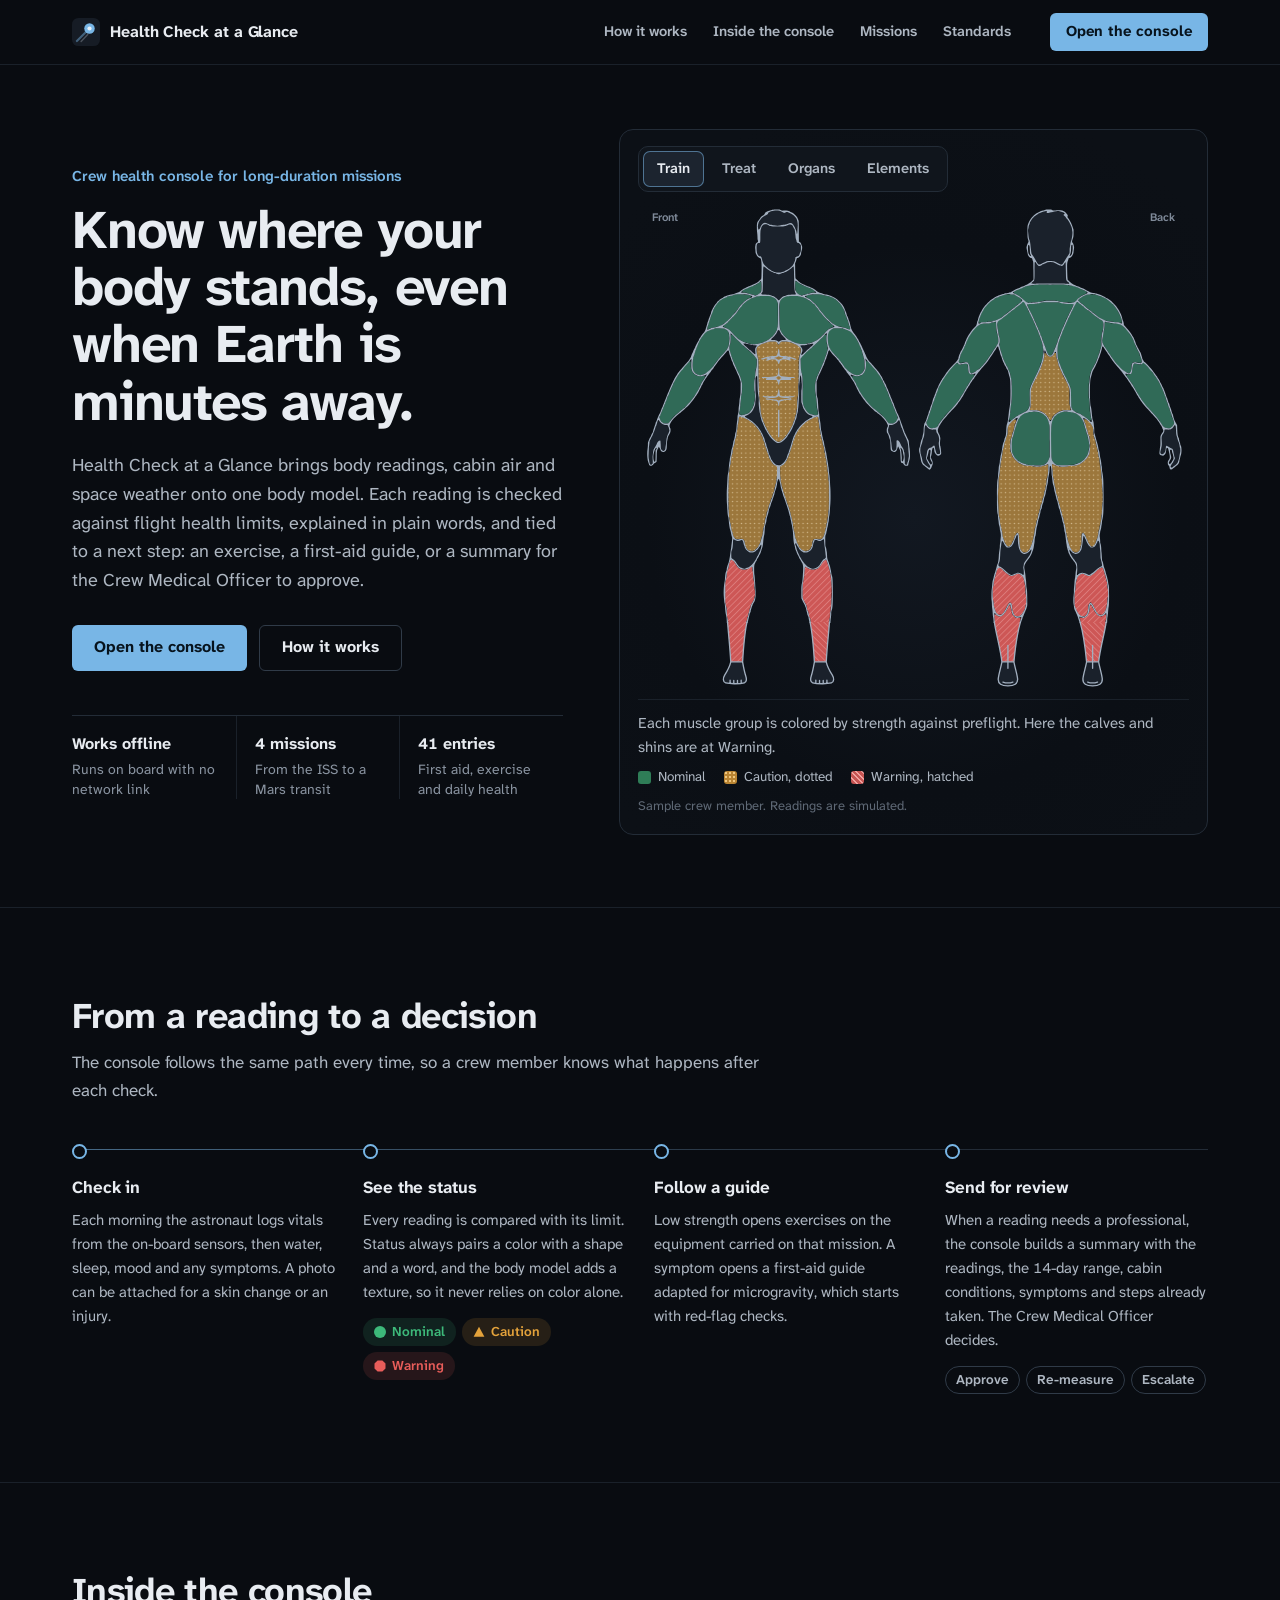
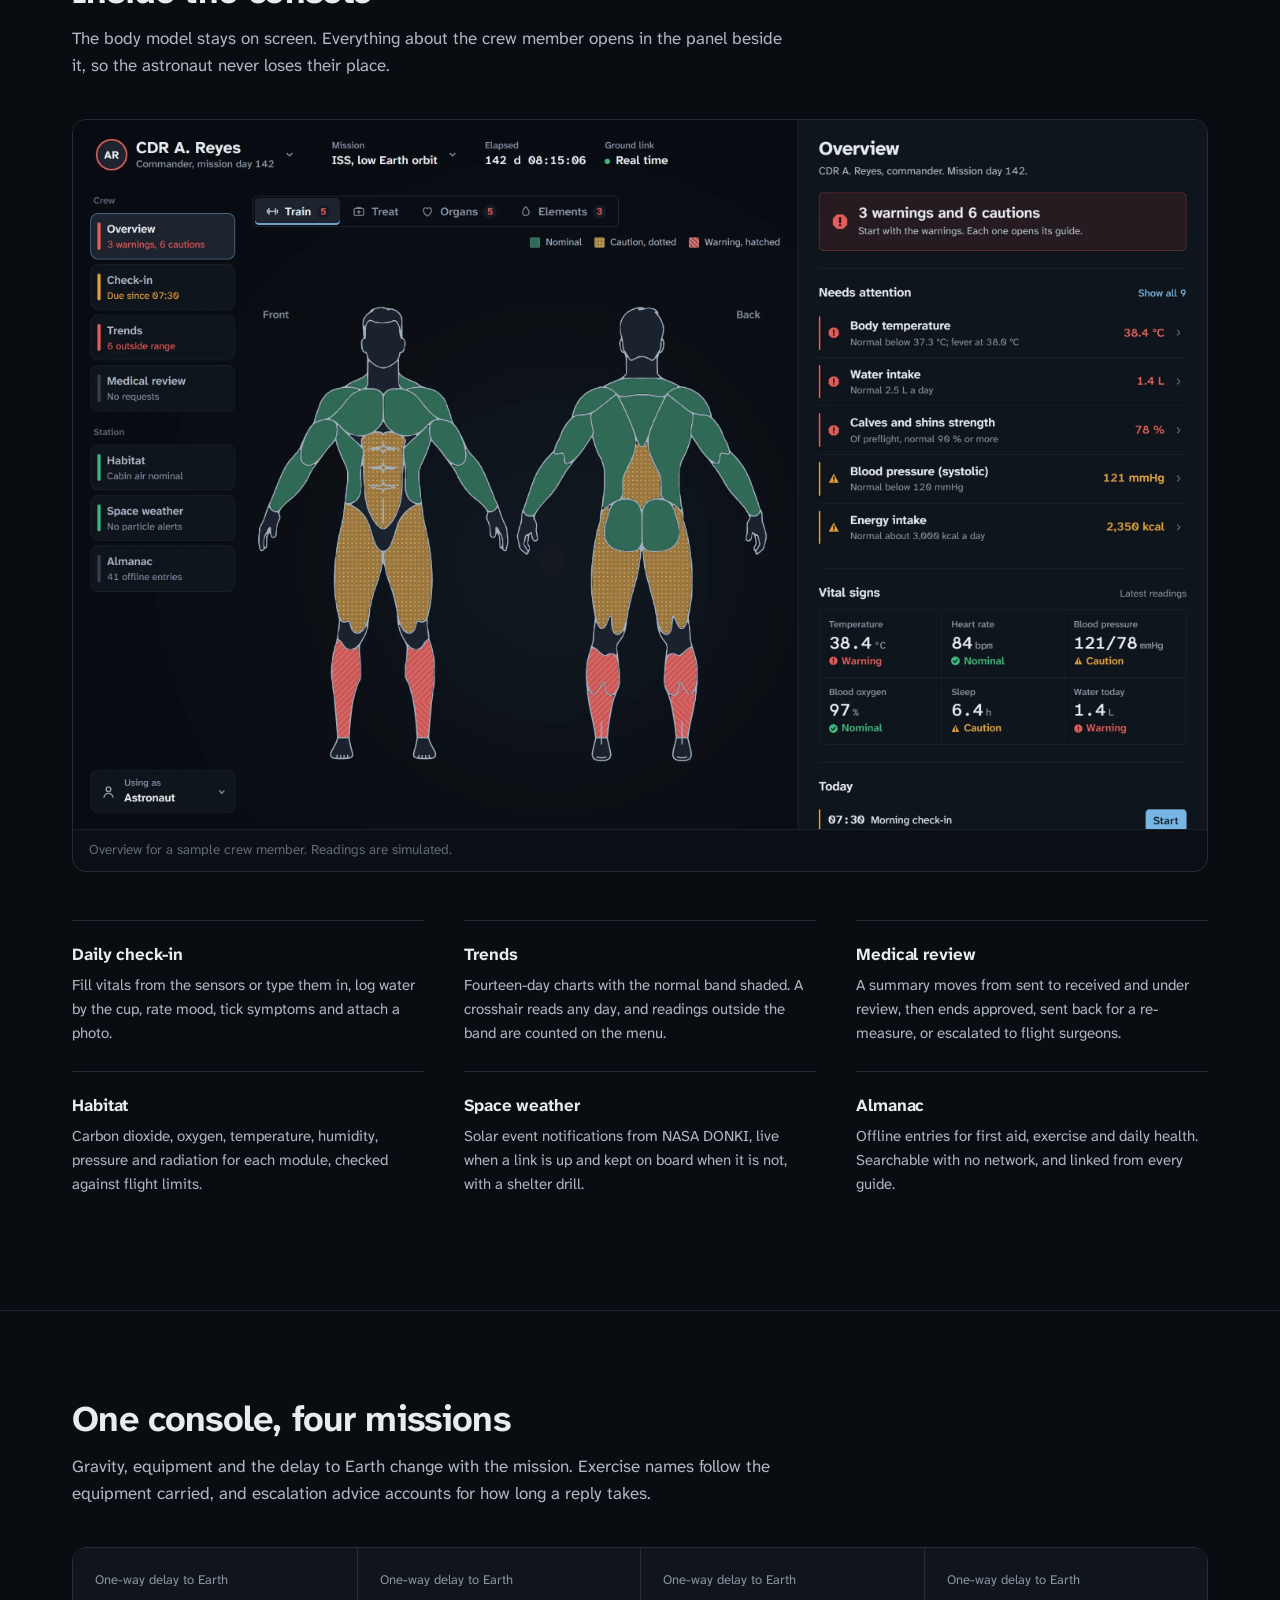
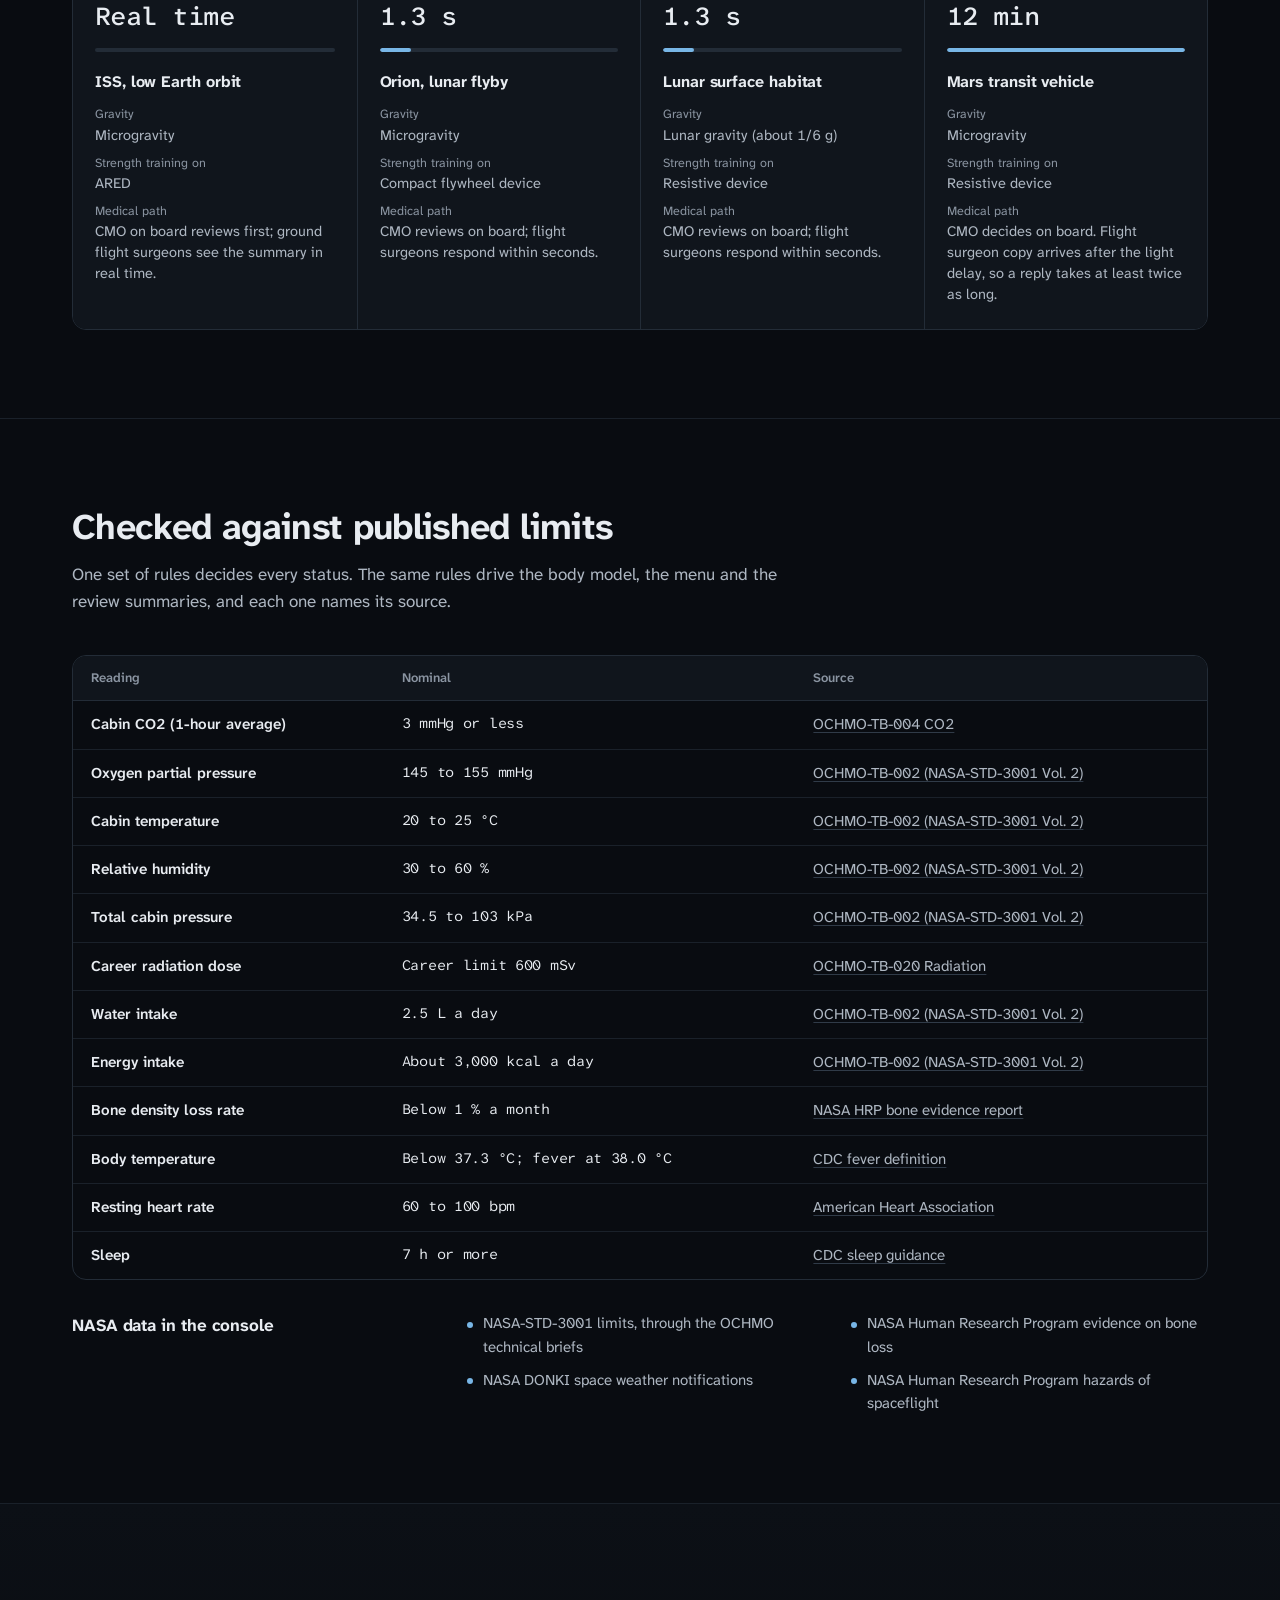
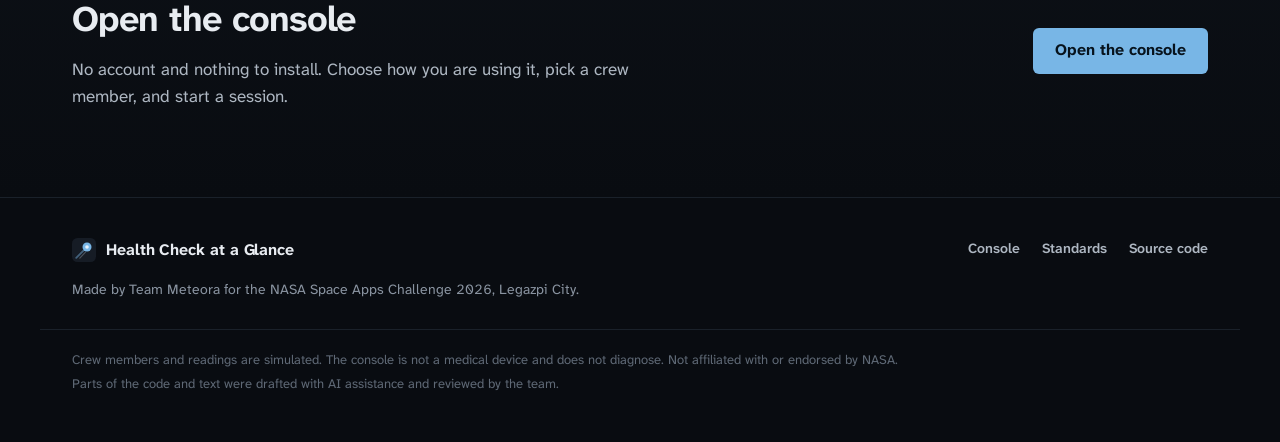
<file: index.html>
<!DOCTYPE html>
<html lang="en">
<head>
<meta charset="UTF-8">
<meta name="viewport" content="width=device-width, initial-scale=1">
<title>Health Check at a Glance · Crew health console</title>
<meta name="description" content="An offline crew health console for long space missions. One body model, readings checked against flight health limits, first-aid guides, and medical review by the Crew Medical Officer.">
<meta name="theme-color" content="#090C11">
<meta property="og:type" content="website">
<meta property="og:title" content="Health Check at a Glance">
<meta property="og:description" content="An offline crew health console for long space missions: one body model, readings checked against flight health limits, and medical review on board.">
<meta property="og:image" content="assets/img/og.png">
<meta name="twitter:card" content="summary_large_image">
<link rel="icon" href="assets/img/mark.svg" type="image/svg+xml">
<link rel="apple-touch-icon" href="assets/img/icon-180.png">
<!-- avoid-ai-design-ignore: K7 (focus styles live in site.css: :focus-visible) -->
<link rel="stylesheet" href="assets/css/base.css">
<!-- avoid-ai-design-ignore: K7 (focus styles live in site.css: :focus-visible) -->
<link rel="stylesheet" href="assets/css/site.css">
<script src="assets/js/data.js" defer></script>
<script src="assets/js/figures.js" defer></script>
<script src="assets/js/site.js" defer></script>
</head>
<body>
<a class="skip" href="#main">Skip to content</a>

<header class="top">
  <div class="wrap top-in">
    <a class="brand" href="index.html" aria-label="Health Check at a Glance, home"><img src="assets/img/mark.svg" alt="" width="28" height="28"><span>Health Check at a Glance</span></a>
    <nav class="top-nav" aria-label="Sections">
      <a href="#how">How it works</a>
      <a href="#console">Inside the console</a>
      <a href="#missions">Missions</a>
      <a href="#standards">Standards</a>
    </nav>
    <a class="btn primary" href="console.html">Open the console</a>
  </div>
</header>

<main id="main">
  <section class="hero wrap" aria-labelledby="heroT">
    <div class="hero-copy">
      <p class="kicker">Crew health console for long-duration missions</p>
      <h1 id="heroT">Know where your body stands, even when Earth is minutes away.</h1>
      <p class="lede">Health Check at a Glance brings body readings, cabin air and space weather onto one body model. Each reading is checked against flight health limits, explained in plain words, and tied to a next step: an exercise, a first-aid guide, or a summary for the Crew Medical Officer to approve.</p>
      <div class="cta">
        <a class="btn primary lg" href="console.html">Open the console</a>
        <a class="btn ghost lg" href="#how">How it works</a>
      </div>
      <dl class="facts">
        <div><dt>Works offline</dt><dd>Runs on board with no network link</dd></div>
        <div><dt data-count="missions">4 missions</dt><dd>From the ISS to a Mars transit</dd></div>
        <div><dt data-count="almanac">41 entries</dt><dd>First aid, exercise and daily health</dd></div>
      </dl>
    </div>

    <figure class="hero-fig">
      <div class="fig-modes" role="tablist" aria-label="Body view">
        <button role="tab" aria-selected="true" data-fig="train">Train</button>
        <button role="tab" aria-selected="false" data-fig="treat">Treat</button>
        <button role="tab" aria-selected="false" data-fig="organs">Organs</button>
        <button role="tab" aria-selected="false" data-fig="elements">Elements</button>
      </div>
      <div class="fig-stage" id="figStage" role="img" aria-label="Front and back body model, colored by status"></div>
      <figcaption>
        <p id="figText">Each muscle group is colored by strength against preflight. Here the calves and shins are at Warning.</p>
        <ul class="legend" aria-label="Status key">
          <li><i class="sw good"></i>Nominal</li>
          <li><i class="sw warn"></i>Caution, dotted</li>
          <li><i class="sw bad"></i>Warning, hatched</li>
        </ul>
        <p class="note">Sample crew member. Readings are simulated.</p>
      </figcaption>
    </figure>
  </section>

  <section class="band" id="how" aria-labelledby="howT">
    <div class="wrap">
      <header class="sec-h">
        <h2 id="howT">From a reading to a decision</h2>
        <p>The console follows the same path every time, so a crew member knows what happens after each check.</p>
      </header>
      <ol class="flow">
        <li>
          <h3>Check in</h3>
          <p>Each morning the astronaut logs vitals from the on-board sensors, then water, sleep, mood and any symptoms. A photo can be attached for a skin change or an injury.</p>
        </li>
        <li>
          <h3>See the status</h3>
          <p>Every reading is compared with its limit. Status always pairs a color with a shape and a word, and the body model adds a texture, so it never relies on color alone.</p>
          <div class="chips" id="statusChips"></div>
        </li>
        <li>
          <h3>Follow a guide</h3>
          <p>Low strength opens exercises on the equipment carried on that mission. A symptom opens a first-aid guide adapted for microgravity, which starts with red-flag checks.</p>
        </li>
        <li>
          <h3>Send for review</h3>
          <p>When a reading needs a professional, the console builds a summary with the readings, the 14-day range, cabin conditions, symptoms and steps already taken. The Crew Medical Officer decides.</p>
          <div class="chips"><span class="chip">Approve</span><span class="chip">Re-measure</span><span class="chip">Escalate</span></div>
        </li>
      </ol>
    </div>
  </section>

  <section class="band" id="console" aria-labelledby="conT">
    <div class="wrap">
      <header class="sec-h">
        <h2 id="conT">Inside the console</h2>
        <p>The body model stays on screen. Everything about the crew member opens in the panel beside it, so the astronaut never loses their place.</p>
      </header>
      <figure class="shot">
        <img src="assets/img/console.webp" width="2880" height="1800" loading="lazy" decoding="async" alt="The console overview: navigation on the left, the front and back body model in the middle, and a panel on the right listing readings that need attention.">
        <figcaption>Overview for a sample crew member. Readings are simulated.</figcaption>
      </figure>
      <div class="features">
        <article><h3>Daily check-in</h3><p>Fill vitals from the sensors or type them in, log water by the cup, rate mood, tick symptoms and attach a photo.</p></article>
        <article><h3>Trends</h3><p>Fourteen-day charts with the normal band shaded. A crosshair reads any day, and readings outside the band are counted on the menu.</p></article>
        <article><h3>Medical review</h3><p>A summary moves from sent to received and under review, then ends approved, sent back for a re-measure, or escalated to flight surgeons.</p></article>
        <article><h3>Habitat</h3><p>Carbon dioxide, oxygen, temperature, humidity, pressure and radiation for each module, checked against flight limits.</p></article>
        <article><h3>Space weather</h3><p>Solar event notifications from NASA DONKI, live when a link is up and kept on board when it is not, with a shelter drill.</p></article>
        <article><h3>Almanac</h3><p>Offline entries for first aid, exercise and daily health. Searchable with no network, and linked from every guide.</p></article>
      </div>
    </div>
  </section>

  <section class="band" id="missions" aria-labelledby="misT">
    <div class="wrap">
      <header class="sec-h">
        <h2 id="misT">One console, four missions</h2>
        <p>Gravity, equipment and the delay to Earth change with the mission. Exercise names follow the equipment carried, and escalation advice accounts for how long a reply takes.</p>
      </header>
      <div class="missions" id="missionList"></div>
    </div>
  </section>

  <section class="band" id="standards" aria-labelledby="stdT">
    <div class="wrap">
      <header class="sec-h">
        <h2 id="stdT">Checked against published limits</h2>
        <p>One set of rules decides every status. The same rules drive the body model, the menu and the review summaries, and each one names its source.</p>
      </header>
      <div class="tbl-wrap">
        <table class="std">
          <thead><tr><th scope="col">Reading</th><th scope="col">Nominal</th><th scope="col">Source</th></tr></thead>
          <tbody id="stdRows"></tbody>
        </table>
      </div>
      <div class="nasa">
        <h3>NASA data in the console</h3>
        <ul>
          <li>NASA-STD-3001 limits, through the OCHMO technical briefs</li>
          <li>NASA Human Research Program evidence on bone loss</li>
          <li>NASA DONKI space weather notifications</li>
          <li>NASA Human Research Program hazards of spaceflight</li>
        </ul>
      </div>
    </div>
  </section>

  <section class="band close" aria-labelledby="goT">
    <div class="wrap close-in">
      <div>
        <h2 id="goT">Open the console</h2>
        <p>No account and nothing to install. Choose how you are using it, pick a crew member, and start a session.</p>
      </div>
      <a class="btn primary lg" href="console.html">Open the console</a>
    </div>
  </section>
</main>

<footer class="foot">
  <div class="wrap foot-in">
    <div class="foot-id">
      <a class="brand" href="index.html"><img src="assets/img/mark.svg" alt="" width="24" height="24"><span>Health Check at a Glance</span></a>
      <p>Made by Team Meteora for the NASA Space Apps Challenge 2026, Legazpi City.</p>
    </div>
    <nav class="foot-nav" aria-label="Footer">
      <a href="console.html">Console</a>
      <a href="#standards">Standards</a>
      <a href="https://github.com/spiderfbb/meteora-health-check" rel="noopener">Source code</a>
    </nav>
  </div>
  <div class="wrap foot-fine">
    <p>Crew members and readings are simulated. The console is not a medical device and does not diagnose. Not affiliated with or endorsed by NASA.</p>
    <p>Parts of the code and text were drafted with AI assistance and reviewed by the team.</p>
  </div>
</footer>
</body>
</html>
</file>
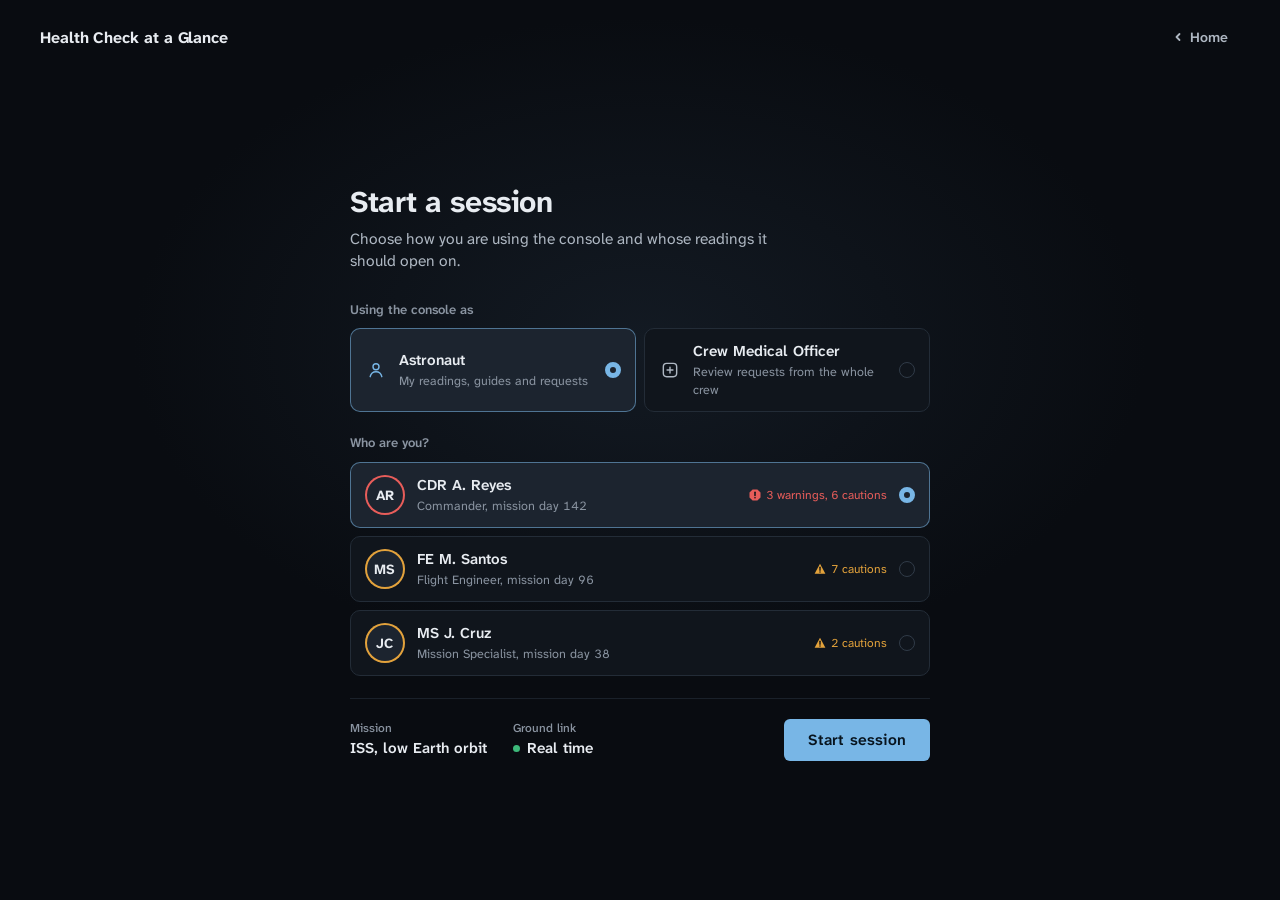
<file: console.html>
<!DOCTYPE html>
<html lang="en">
<head>
<meta charset="UTF-8">
<meta name="viewport" content="width=device-width, initial-scale=1.0">
<title>Console · Health Check at a Glance</title>
<meta name="description" content="Crew health console: body model, readings, guides and medical review, all on board.">
<link rel="icon" href="assets/img/mark.svg" type="image/svg+xml">
<link rel="apple-touch-icon" href="assets/img/icon-180.png">
<meta name="theme-color" content="#090C11">
<link rel="stylesheet" href="assets/css/base.css">
<link rel="stylesheet" href="assets/css/app.css"><!-- avoid-ai-design-ignore: K7 (focus styles live in app.css: :focus-visible) -->
</head>
<body>
<div class="app" id="app" data-view="overview">
  <!-- The deck: who is being looked at, where to go, and the body model. It never changes screen. -->
  <section class="deck" aria-label="Crew member and body model">
    <header class="ident">
      <div class="picker crew" data-pk="crew">
        <button class="pk-btn" data-picker="crew" aria-haspopup="listbox" aria-expanded="false" aria-label="Crew member, change">
          <span class="av" id="crewAv"></span>
          <span class="pk-t"><b id="crewName"></b><small id="whoSub"></small></span><svg class="chev" viewBox="0 0 12 12" aria-hidden="true"><path d="M3 4.5l3 3 3-3" fill="none" stroke="currentColor" stroke-width="1.6" stroke-linecap="round"/></svg>
        </button>
        <div class="pk-pop" role="listbox" aria-label="Crew member" hidden></div>
      </div>
      <div class="mission">
        <div class="picker field" data-pk="mission">
          <button class="pk-btn" data-picker="mission" aria-haspopup="listbox" aria-expanded="false">
            <span class="pk-t"><small>Mission</small><b id="missionName"></b></span><svg class="chev" viewBox="0 0 12 12" aria-hidden="true"><path d="M3 4.5l3 3 3-3" fill="none" stroke="currentColor" stroke-width="1.6" stroke-linecap="round"/></svg>
          </button>
          <div class="pk-pop" role="listbox" aria-label="Mission" hidden></div>
        </div>
        <div class="tm"><small>Elapsed</small><b class="num" id="met">--</b></div>
        <div class="tm"><small>Ground link</small><b class="link" id="linkChip"></b></div>
      </div>
    </header>
    <div class="rail">
      <nav class="ann" id="ann" aria-label="Main"></nav>
      <div class="rolebox">
        <div class="picker role up" data-pk="role">
          <button class="pk-btn" data-picker="role" aria-haspopup="listbox" aria-expanded="false">
            <span class="ri" id="roleIcon"></span>
            <span class="pk-t"><small>Using as</small><b id="roleName"></b></span><svg class="chev" viewBox="0 0 12 12" aria-hidden="true"><path d="M3 4.5l3 3 3-3" fill="none" stroke="currentColor" stroke-width="1.6" stroke-linecap="round"/></svg>
          </button>
          <div class="pk-pop" role="listbox" aria-label="Using the console as" hidden></div>
        </div>
      </div>
    </div>
    <div class="bodybar">
      <div class="modes slider" role="tablist" aria-label="Body view" id="modes"></div>
      <div class="legend" id="legend"></div>
    </div>
    <div class="stage" id="stage"></div>
  </section>
  <!-- Everything about the astronaut opens here. -->
  <aside class="panel" id="panel" aria-live="polite"><div class="panel-in" id="panelIn"></div></aside>
</div>
<section class="gate" id="gate" aria-label="Start a session" hidden></section>
<div class="toast-wrap" id="toasts" aria-live="polite"></div>
<div class="tip" id="tip" hidden></div>
<div class="modal" id="modal" hidden><div class="modal-card" role="dialog" aria-modal="true"><div id="modalBody"></div></div></div>
<script src="assets/js/geometry.js"></script>
<script src="assets/js/data.js"></script>
<script src="assets/js/app.js"></script>
</body>
</html>
</file>
<file: assets/css/base.css>
/* Shared base for the site and the console: type, color tokens, status helpers.
   Type is Atkinson Hyperlegible Next, designed to stay readable for people with low vision (long missions can change
   eyesight); numbers use Atkinson Hyperlegible Mono so readings line up and 0/O, 1/l never mix.
   Color is reserved for status. One accent marks selection, focus and the main action. */
@font-face{font-family:"Atkinson Hyperlegible Next";src:url(../fonts/atkinson-next-latin-400.woff2) format("woff2");font-weight:400;font-display:swap}
@font-face{font-family:"Atkinson Hyperlegible Next";src:url(../fonts/atkinson-next-latin-500.woff2) format("woff2");font-weight:500;font-display:swap}
@font-face{font-family:"Atkinson Hyperlegible Next";src:url(../fonts/atkinson-next-latin-600.woff2) format("woff2");font-weight:600;font-display:swap}
@font-face{font-family:"Atkinson Hyperlegible Next";src:url(../fonts/atkinson-next-latin-700.woff2) format("woff2");font-weight:700;font-display:swap}
@font-face{font-family:"Atkinson Hyperlegible Mono";src:url(../fonts/atkinson-mono-latin-400.woff2) format("woff2");font-weight:400;font-display:swap}
@font-face{font-family:"Atkinson Hyperlegible Mono";src:url(../fonts/atkinson-mono-latin-500.woff2) format("woff2");font-weight:500;font-display:swap}
@font-face{font-family:"Atkinson Hyperlegible Mono";src:url(../fonts/atkinson-mono-latin-600.woff2) format("woff2");font-weight:600;font-display:swap}

:root{
  color-scheme:dark;
  /* surfaces, darkest to lightest: neutral graphite, so status colors carry the meaning */
  --void:#090C11; --hull:#0C1016; --panel:#10151C; --raised:#161C25; --raised2:#1C242F; --float:#151B23;
  --line:#232C37; --line2:#1A212A; --line3:#303B48;
  /* text */
  --ink:#E8ECF1; --ink2:#AEB7C2; --muted:#8A94A1; --faint:#5F6976;
  /* one accent: selection, focus and the main action */
  --accent:#78B6E6; --accent-dim:rgba(120,182,230,.13); --accent-line:rgba(120,182,230,.55); --accent-ink:#07131D;
  /* status */
  --good:#3DB97A; --warn:#E3A23B; --bad:#E85D5A;
  --good-bg:rgba(61,185,122,.12); --warn-bg:rgba(227,162,59,.13); --bad-bg:rgba(232,93,90,.14); --info-bg:rgba(120,182,230,.11);
  --r:6px; --r-sm:5px; --r-lg:10px;
  --pw:520px; --ease:cubic-bezier(.22,.8,.24,1);
  --sans:"Atkinson Hyperlegible Next","Segoe UI",system-ui,sans-serif;
  --mono:"Atkinson Hyperlegible Mono",ui-monospace,Consolas,monospace;
  --cond:var(--sans);
  font-family:var(--sans);
}
.s-good{--st:var(--good)}.s-warn{--st:var(--warn)}.s-bad{--st:var(--bad)}.s-info{--st:var(--accent)}.s-off{--st:var(--faint)}
</file>
<file: assets/css/site.css>
/* Health Check at a Glance: the public home page.
   Uses the console's tokens (base.css) so the site and the console read as one product.
   The page leads with the console's own body model; status colors appear only where they mean status. */
*{box-sizing:border-box;margin:0;padding:0}
html{scroll-behavior:smooth;scroll-padding-top:76px}
@media (prefers-reduced-motion:reduce){html{scroll-behavior:auto}*{transition:none!important;animation:none!important}}
body{background:var(--void);color:var(--ink);font-size:16px;line-height:1.55;-webkit-font-smoothing:antialiased;font-variant-numeric:tabular-nums}
img,svg{display:block;max-width:100%}
a{color:var(--accent)}
button{font:inherit;color:inherit;border:none;background:none;cursor:pointer}
:focus-visible{outline:2px solid var(--accent);outline-offset:3px;border-radius:4px}
.wrap{width:100%;max-width:1200px;margin:0 auto;padding:0 32px}
.skip{position:absolute;left:16px;top:-60px;z-index:100;padding:10px 14px;border-radius:var(--r);background:var(--accent);color:var(--accent-ink);font-weight:700;text-decoration:none}
.skip:focus{top:12px}

/* buttons */
.btn{display:inline-flex;align-items:center;justify-content:center;gap:8px;height:38px;padding:0 16px;border-radius:var(--r);font-weight:700;font-size:15px;text-decoration:none;white-space:nowrap;
  transition:background-color .18s,border-color .18s,color .18s}
.btn.primary{background:var(--accent);color:var(--accent-ink)}
.btn.primary:hover{background:#93C6EE}
.btn.ghost{border:1px solid var(--line3);color:var(--ink)}
.btn.ghost:hover{background:var(--raised);border-color:#3D4A59}
.btn.lg{height:46px;padding:0 22px;font-size:16px}

/* top bar */
.top{position:sticky;top:0;z-index:20;background:var(--void);border-bottom:1px solid var(--line2)}
.top-in{display:flex;align-items:center;gap:28px;height:64px}
.brand{display:inline-flex;align-items:center;gap:10px;color:var(--ink);text-decoration:none;font-weight:700;font-size:16px;letter-spacing:-.005em;white-space:nowrap}
.top-nav{display:flex;gap:4px}
.top-in>.brand{margin-right:auto}
.top-nav a{color:var(--ink2);text-decoration:none;font-size:14.5px;font-weight:600;padding:7px 11px;border-radius:var(--r);transition:color .18s,background-color .18s}
.top-nav a:hover{color:var(--ink);background:var(--raised)}

/* hero: the console's own body model, switchable by mode */
.hero{display:grid;grid-template-columns:minmax(0,5fr) minmax(0,6fr);gap:56px;align-items:center;padding-top:64px;padding-bottom:72px}
.kicker{font-size:15px;font-weight:600;color:var(--accent);margin-bottom:14px}
.hero h1{font-size:clamp(34px,4.4vw,54px);line-height:1.06;font-weight:700;letter-spacing:-.022em;max-width:15ch}
.lede{margin-top:20px;font-size:18px;line-height:1.6;color:var(--ink2);max-width:52ch}
.cta{display:flex;flex-wrap:wrap;gap:12px;margin-top:30px}
.facts{display:grid;grid-template-columns:repeat(3,minmax(0,1fr));gap:0;margin-top:44px;border-top:1px solid var(--line)}
.facts div{padding:16px 18px 0 0}
.facts div+div{padding-left:18px;border-left:1px solid var(--line2)}
.facts dt{font-weight:700;font-size:16px}
.facts dd{color:var(--muted);font-size:14px;line-height:1.45;margin-top:2px}

.hero-fig{position:relative;border:1px solid var(--line);border-radius:14px;padding:16px 18px 18px;
  background:radial-gradient(ellipse 70% 60% at 50% 55%,#121821 0%,#0B0F15 65%,var(--hull) 100%)}
.fig-modes{display:flex;gap:4px;padding:4px;border:1px solid var(--line);border-radius:var(--r-lg);background:var(--panel);width:max-content;max-width:100%}
.fig-modes button{padding:7px 14px;border-radius:7px;font-size:14.5px;font-weight:600;color:var(--ink2);transition:background-color .2s,color .2s}
.fig-modes button:hover{color:var(--ink);background:var(--raised)}
.fig-modes button[aria-selected=true]{background:var(--raised2);color:var(--ink);box-shadow:inset 0 0 0 1px var(--accent-line)}
.fig-stage{aspect-ratio:626/560;margin-top:8px;display:grid}
.fig-stage svg{width:100%;height:100%;grid-area:1/1;transition:opacity .35s var(--ease)}
.fig-stage svg.out{opacity:0}
.fig-stage svg text{font-family:var(--sans)}
.hero-fig figcaption{border-top:1px solid var(--line2);padding-top:12px;margin-top:6px}
#figText{font-size:15px;color:var(--ink2);min-height:3.1em}
.legend{display:flex;flex-wrap:wrap;gap:6px 18px;list-style:none;margin-top:8px;font-size:13.5px;color:var(--ink2)}
.legend li{display:flex;align-items:center;gap:7px}
.sw{width:13px;height:13px;border-radius:3px;flex:none}
.sw.good{background:#2F7D57}
.sw.warn{background:radial-gradient(circle,#F0C77F 1.1px,transparent 1.4px) 0 0/4px 4px,#B98432}
.sw.bad{background:repeating-linear-gradient(45deg,#F2A09E 0 1.2px,transparent 1.2px 4px),#C65553}
.note{font-size:13px;color:var(--faint);margin-top:8px}

/* sections */
.band{border-top:1px solid var(--line2);padding:88px 0}
.sec-h{max-width:720px;margin-bottom:40px}
.sec-h h2{font-size:clamp(28px,3vw,36px);line-height:1.15;font-weight:700;letter-spacing:-.018em}
.sec-h p{margin-top:12px;font-size:17px;color:var(--ink2);line-height:1.6}
h3{font-size:17px;font-weight:700;letter-spacing:-.005em}

/* how it works: one path, four stops */
.flow{list-style:none;display:grid;grid-template-columns:repeat(4,minmax(0,1fr));gap:28px;counter-reset:step;position:relative}
.flow::before{content:"";position:absolute;left:5px;right:0;top:5px;height:1px;background:linear-gradient(90deg,var(--accent-line),var(--line) 70%)}
.flow li{position:relative;padding-top:30px}
.flow li::before{content:"";position:absolute;left:0;top:0;width:11px;height:11px;border-radius:50%;background:var(--void);border:2px solid var(--accent)}
.flow p{margin-top:8px;font-size:15px;color:var(--ink2);line-height:1.6}
.chips{display:flex;flex-wrap:wrap;gap:6px;margin-top:14px}
.chip{display:inline-flex;align-items:center;gap:6px;height:28px;padding:0 10px;border-radius:999px;border:1px solid var(--line3);font-size:13.5px;font-weight:600;color:var(--ink2)}
.chip.st{border-color:transparent;color:var(--st);background:color-mix(in srgb,var(--st) 13%,transparent)}
.chip svg{width:12px;height:12px}

/* inside the console */
.shot{border:1px solid var(--line);border-radius:14px;overflow:hidden;background:var(--hull)}
.shot img{width:100%;height:auto}
.shot figcaption{padding:10px 16px;font-size:13.5px;color:var(--faint);border-top:1px solid var(--line2)}
.features{display:grid;grid-template-columns:repeat(3,minmax(0,1fr));gap:0 40px;margin-top:48px}
.features article{padding:20px 0 26px;border-top:1px solid var(--line)}
.features p{margin-top:6px;font-size:15px;color:var(--ink2);line-height:1.6}

/* missions */
.missions{display:grid;grid-template-columns:repeat(4,minmax(0,1fr));border:1px solid var(--line);border-radius:14px;overflow:hidden}
.mis{padding:22px 22px 24px;background:var(--panel)}
.mis+.mis{border-left:1px solid var(--line)}
.mis small{display:block;font-size:13px;color:var(--muted)}
.mis .delay{font-family:var(--mono);font-size:26px;font-weight:500;letter-spacing:-.02em;margin:6px 0 2px;color:var(--ink)}
.mis .bar{height:4px;border-radius:2px;background:var(--line);margin:12px 0 18px;overflow:hidden}
.mis .bar i{display:block;height:100%;background:var(--accent);border-radius:2px}
.mis h3{font-size:16px}
.mis dl{margin-top:10px;display:grid;gap:8px}
.mis dt{font-size:12.5px;color:var(--muted)}
.mis dd{font-size:14.5px;color:var(--ink2);line-height:1.45}

/* standards */
.tbl-wrap{border:1px solid var(--line);border-radius:14px;overflow:auto}
.std{width:100%;border-collapse:collapse;font-size:15px}
.std th{text-align:left;font-size:13px;font-weight:600;color:var(--muted);padding:12px 18px;background:var(--panel);border-bottom:1px solid var(--line)}
.std td{padding:12px 18px;border-bottom:1px solid var(--line2);vertical-align:top}
.std tr:last-child td{border-bottom:none}
.std td:first-child{font-weight:600}
.std td:nth-child(2){font-family:var(--mono);font-size:14.5px;letter-spacing:-.02em;color:var(--ink);white-space:nowrap}
.std td:last-child a{color:var(--ink2);text-decoration-color:var(--line3);text-underline-offset:3px}
.std td:last-child a:hover{color:var(--accent);text-decoration-color:currentColor}
.nasa{margin-top:32px;display:grid;grid-template-columns:minmax(0,1fr) minmax(0,2fr);gap:24px;align-items:start}
.nasa ul{list-style:none;display:grid;grid-template-columns:1fr 1fr;gap:10px 28px}
.nasa li{font-size:15px;color:var(--ink2);padding-left:16px;position:relative}
.nasa li::before{content:"";position:absolute;left:0;top:.62em;width:6px;height:6px;border-radius:50%;background:var(--accent)}

/* closing */
.close{background:linear-gradient(180deg,var(--hull),var(--void))}
.close-in{display:flex;align-items:center;justify-content:space-between;gap:24px 40px;flex-wrap:wrap}
.close h2{font-size:clamp(28px,3vw,36px);font-weight:700;letter-spacing:-.018em}
.close p{margin-top:8px;color:var(--ink2);font-size:17px;max-width:56ch}

/* footer */
.foot{border-top:1px solid var(--line2);padding:40px 0 48px;font-size:14px;color:var(--muted)}
.foot-in{display:flex;justify-content:space-between;gap:24px;flex-wrap:wrap}
.foot-id p{margin-top:10px}
.foot-nav{display:flex;gap:22px;flex-wrap:wrap}
.foot-nav a{color:var(--ink2);text-decoration:none;font-weight:600}
.foot-nav a:hover{color:var(--ink)}
.foot-fine{margin-top:28px;padding-top:20px;border-top:1px solid var(--line2);display:grid;gap:4px;font-size:13px;color:var(--faint)}

/* responsive */
@media (max-width:1080px){
  .hero{grid-template-columns:1fr;gap:44px;padding-top:48px}
  .hero h1{max-width:20ch}
  .hero-fig{max-width:720px}
  .flow{grid-template-columns:repeat(2,minmax(0,1fr));row-gap:40px}
  .flow::before{display:none}
  .missions{grid-template-columns:repeat(2,minmax(0,1fr))}
  .mis:nth-child(3){border-left:none}
  .mis:nth-child(n+3){border-top:1px solid var(--line)}
}
@media (max-width:820px){
  .top-nav{display:none}
  .features{grid-template-columns:1fr 1fr}
  .nasa{grid-template-columns:1fr}
}
@media (max-width:560px){
  .wrap{padding:0 16px}
  .top-in{gap:12px}
  .brand span{font-size:15px}
  .top-in .btn{height:36px;padding:0 12px;font-size:14px}
  .band{padding:64px 0}
  .lede{font-size:16.5px}
  .cta .btn{flex:1}
  .facts{grid-template-columns:1fr}
  .facts div,.facts div+div{padding:12px 0;border-left:none;border-bottom:1px solid var(--line2)}
  .hero-fig{padding:12px}
  .fig-modes{width:100%}
  .fig-modes button{flex:1;padding:7px 4px;font-size:13.5px}
  .flow,.features,.missions{grid-template-columns:1fr}
  .flow{row-gap:28px}
  .flow::before{display:block;left:5px;right:auto;top:6px;bottom:6px;width:1px;height:auto;background:linear-gradient(180deg,var(--accent-line),var(--line) 80%)}
  .flow li{padding:0 0 0 30px}
  .mis+.mis{border-left:none;border-top:1px solid var(--line)}
  .nasa ul{grid-template-columns:1fr}
  .std thead{display:none}
  .std,.std tbody,.std tr,.std td{display:block;width:100%}
  .std tr{padding:12px 14px;border-bottom:1px solid var(--line2)}
  .std tr:last-child{border-bottom:none}
  .std td{padding:0;border:none}
  .std td:nth-child(2){white-space:normal;margin:3px 0 4px}
  .std td:last-child{font-size:13.5px}
}

/* not found */
.nf{min-height:calc(100vh - 65px);display:flex;flex-direction:column;justify-content:center;padding-top:40px;padding-bottom:80px}
.nf h1{font-size:clamp(32px,4vw,48px);line-height:1.1;font-weight:700;letter-spacing:-.02em}
</file>
<file: assets/css/app.css>
/* avoid-ai-design-ignore: SD2 */
/* Health Check at a Glance: flight console theme
   Layout: the deck (identity, annunciator navigation, body model) stays on screen at all times.
   Everything about the astronaut opens in the panel on the right, whose width follows the screen.
   Fonts and color tokens live in base.css.
   Status follows spacecraft caution and warning convention: Nominal (green circle), Caution (amber triangle),
   Warning (red diamond), always paired with a shape and a word, and with a texture on the body model. */
*{box-sizing:border-box;margin:0;padding:0}
html,body{height:100%}
body{background:var(--void);color:var(--ink);font-size:14px;line-height:1.45;-webkit-font-smoothing:antialiased;font-variant-numeric:tabular-nums;overflow:hidden}
button,select,input,textarea{font:inherit;color:inherit}
button{cursor:pointer;border:none;background:none;text-align:inherit}
a{color:var(--accent)}
:focus-visible{outline:2px solid var(--accent);outline-offset:2px}
.num{font-variant-numeric:tabular-nums}
svg{flex:none}
.sr{position:absolute;width:1px;height:1px;overflow:hidden;clip:rect(0 0 0 0)}

/* ---------- frame ---------- */
.app{display:flex;height:100vh;overflow:hidden}
.deck{flex:1;min-width:0;display:grid;grid-template-columns:206px minmax(0,1fr);grid-template-rows:auto auto minmax(0,1fr);grid-template-areas:"ident ident" "ann bar" "ann stage";
  background:radial-gradient(ellipse 58% 60% at 66% 62%,#121821 0%,#0B0F15 62%,var(--void) 100%)}
.panel{flex:none;width:min(var(--pw),58vw);height:100vh;overflow:auto;overscroll-behavior:contain;background:var(--panel);border-left:1px solid var(--line);
  transition:width .44s var(--ease);scrollbar-width:thin;scrollbar-color:var(--line3) transparent}

/* ---------- deck: header ---------- */
.ident{grid-area:ident;display:flex;align-items:center;gap:10px 26px;flex-wrap:wrap;padding:14px 26px 12px}
.mission{display:flex;align-items:center;gap:6px 24px;flex-wrap:wrap}
.tm{display:flex;flex-direction:column;gap:1px;min-width:0}
.tm small,.pk-t small{font-size:12px;color:var(--muted);font-weight:500;line-height:1.3}
.tm b{font-size:15px;font-weight:600;white-space:nowrap}
.link{display:flex;align-items:center;gap:7px}
.link i{width:7px;height:7px;border-radius:50%;background:var(--good);flex:none}
.link.delay i{background:var(--warn)}

/* pickers: a button that opens a short list of choices */
.picker{position:relative;min-width:0}
.pk-btn{display:flex;align-items:center;gap:11px;min-width:0;max-width:100%;padding:6px 10px 6px 6px;border-radius:var(--r-lg);border:1px solid transparent;
  transition:background-color .2s,border-color .2s}
.pk-btn:hover{background:var(--raised);border-color:var(--line)}
.picker.open .pk-btn{background:var(--raised);border-color:var(--line3)}
.pk-t{display:flex;flex-direction:column;min-width:0}
.pk-t b{font-size:15px;font-weight:600;white-space:nowrap;overflow:hidden;text-overflow:ellipsis}
.pk-btn .chev{width:12px;height:12px;margin-left:2px;color:var(--muted);flex:none}
.picker.open .pk-btn .chev{transform:rotate(180deg)}
.picker.crew .pk-t b{font-size:21px;font-weight:700;line-height:1.2}
.picker.crew .pk-pop{min-width:460px}
.picker.crew .pk-t small{font-size:13px;white-space:nowrap;overflow:hidden;text-overflow:ellipsis}
.picker.field .pk-btn{padding-left:10px}
.av{width:40px;height:40px;flex:none;border-radius:50%;display:grid;place-items:center;font-size:14px;font-weight:700;letter-spacing:.3px;
  background:var(--raised2);color:var(--ink);box-shadow:inset 0 0 0 2px var(--st,var(--line3))}
.pk-pop{position:absolute;top:calc(100% + 6px);left:0;z-index:50;min-width:360px;max-width:min(420px,90vw);padding:6px;border-radius:var(--r-lg);
  background:var(--float);border:1px solid var(--line3);box-shadow:0 18px 44px rgba(0,0,0,.5);
  opacity:0;transform:translateY(-4px);transition:opacity .18s,transform .22s var(--ease)}
.picker.open .pk-pop{opacity:1;transform:none}
.picker.up .pk-pop{top:auto;bottom:calc(100% + 6px);transform:translateY(4px)}
.picker.up.open .pk-pop{transform:none}
.pk-h{font-size:12px;font-weight:600;color:var(--faint);padding:6px 10px 5px}
.po{display:flex;align-items:center;gap:11px;width:100%;padding:9px 10px;border-radius:var(--r);transition:background-color .15s}
.po:hover,.po:focus-visible{background:var(--raised2);outline:none}
.po:focus-visible{box-shadow:inset 0 0 0 1px var(--accent)}
.po.on{background:var(--accent-dim)}
.po-t{flex:1;min-width:0;display:flex;flex-direction:column}
.po-t b{font-size:14.5px;font-weight:600}
.po-t small{font-size:12.5px;color:var(--muted);white-space:nowrap;overflow:hidden;text-overflow:ellipsis}
.po-s{display:flex;align-items:center;gap:5px;font-size:12px;color:var(--st);white-space:nowrap}
.po-s.s-good{color:var(--muted)}
.po .av{width:32px;height:32px;font-size:12px}
.tick{width:14px;height:14px;flex:none;fill:none;stroke:var(--accent);stroke-width:1.8;stroke-linecap:round;stroke-linejoin:round}
.ri{width:22px;height:22px;flex:none;display:grid;place-items:center;color:var(--ink2)}
.ri svg{width:20px;height:20px;fill:none;stroke:currentColor;stroke-width:1.7;stroke-linecap:round;stroke-linejoin:round}
.app[data-role=cmo] .picker.role .ri{color:var(--accent)}

/* sliding indicators (body views, tabs) */
.slider{position:relative}
.slider>.ink{position:absolute;left:0;pointer-events:none;transition:transform .32s var(--ease),width .32s var(--ease),top .32s var(--ease),height .32s var(--ease)}

/* ---------- deck: navigation rail ----------
   Each key carries a status bar: its color says how that area is doing now, the line under the name says why. */
.rail{grid-area:ann;display:flex;flex-direction:column;min-height:0;padding:10px 0 20px 26px;position:relative;z-index:5}
.ann{display:flex;flex-direction:column;gap:6px}
.ann-l{font-size:12px;font-weight:600;color:var(--faint);margin:12px 0 1px 4px}
.ann-l:first-child{margin-top:0}
.key{position:relative;display:flex;flex-direction:column;align-items:flex-start;gap:1px;min-width:0;padding:9px 12px 9px 20px;
  border:1px solid var(--line2);border-radius:var(--r-lg);background:var(--panel);transition:border-color .2s,background-color .2s}
.key .lamp{position:absolute;left:8px;top:11px;bottom:11px;width:4px;border-radius:2px;background:var(--st)}
.key.s-off .lamp{opacity:.5}
.key b{font-size:14.5px;font-weight:600;color:var(--ink2);white-space:nowrap;overflow:hidden;text-overflow:ellipsis;max-width:100%;transition:color .2s}
.key span{font-size:12.5px;color:var(--st);line-height:1.3}
.key.s-off span,.key.s-good span{color:var(--muted)}
.key:hover{background:var(--raised);border-color:var(--line)}
.key:hover b{color:var(--ink)}
.key.on{background:var(--raised2);border-color:var(--accent-line)}
.key.on b{color:var(--ink)}
.rolebox{margin-top:auto;padding-top:16px}
.rolebox .pk-btn{width:100%;gap:9px;border-color:var(--line2);background:var(--panel);padding:8px 10px 8px 11px}
.rolebox .pk-t b{font-size:14.5px}
.rolebox .pk-btn:hover{background:var(--raised)}
.rolebox .pk-t{flex:1}
.rolebox .pk-pop{min-width:300px}

/* ---------- deck: body view switch and the model ---------- */
.bodybar{grid-area:bar;display:flex;align-items:center;gap:10px 22px;flex-wrap:wrap;padding:12px 26px 0}
.modes{display:inline-flex;gap:2px;padding:2px;border:1px solid var(--line);border-radius:var(--r);background:rgba(8,13,20,.6)}
.modes>.ink{border-radius:var(--r-sm);background:var(--raised2);box-shadow:inset 0 -2px 0 var(--accent)}
.mode{position:relative;z-index:1;display:flex;align-items:center;gap:7px;height:34px;padding:0 13px;border-radius:var(--r-sm);color:var(--muted);transition:color .2s}
.mode svg{width:18px;height:18px;fill:none;stroke:currentColor;stroke-width:1.7;stroke-linecap:round;stroke-linejoin:round}
.mode b{font-family:var(--cond);font-size:14.5px;font-weight:600}
.mode:hover,.mode.on{color:var(--ink)}
.mode .n{font-family:var(--cond);font-size:12px;font-weight:700;font-style:normal;min-width:17px;height:17px;border-radius:9px;display:grid;place-items:center;padding:0 4px;background:var(--raised)}
.mode .n.warn{color:var(--warn)}.mode .n.bad{color:var(--bad)}
.legend{display:flex;flex-wrap:wrap;gap:6px 16px;margin-left:auto;font-size:12.5px;color:var(--ink2)}
.lg{display:flex;align-items:center;gap:7px;white-space:nowrap}
.sw{width:13px;height:13px;border-radius:2px;border:1px solid rgba(255,255,255,.1)}
.stage{grid-area:stage;min-height:0;display:flex;align-items:center;justify-content:flex-end;padding:6px 30px 22px 18px}
.stage svg.figure{height:100%;width:auto;max-width:100%;display:block;overflow:visible}
.stage.swap svg.figure{animation:figin .42s var(--ease)}
@keyframes figin{from{opacity:0;transform:scale(.985)}}
.viewlbl{font-family:var(--sans);font-size:13px;fill:#7F8A99;font-weight:600}
.rg{transition:fill .25s;cursor:pointer;outline:none}
.rg.off{cursor:default}
.rg:not(.off):hover{filter:brightness(1.28)}
.rg.sel{stroke:none}
.rg:focus-visible{stroke:var(--accent);stroke-width:2}
.organ{cursor:pointer;outline:none}
.organ:hover{filter:brightness(1.2)}
.organ.sel{stroke:var(--accent)!important;stroke-width:1.3}
.organ:focus-visible{stroke:var(--accent)!important;stroke-width:2}
svg .callout{cursor:pointer;outline:none}
svg .callout text{font-family:var(--sans)}
svg .callout .cl-n{font-size:11.5px;font-weight:600;fill:#E6ECF5}
svg .callout .cl-v{font-size:10.5px;font-weight:500}
svg .callout .cl-m{font-size:9.5px;fill:#8592A9}
svg .callout:hover .cl-n{fill:#FFFFFF}
svg .callout.sel .cl-n{fill:var(--accent)}
svg .callout.sel .leader{stroke:var(--accent)}
svg .callout:focus-visible .cl-n{text-decoration:underline}
.leader{fill:none;stroke:#3C4C68;stroke-width:.8}
.water-lbl{font:600 11px var(--sans);paint-order:stroke;stroke:#0E1521;stroke-width:2px;stroke-opacity:.8}
.sensor .pulse{fill:none;stroke-width:1.3;animation:pulse 2.4s ease-out infinite;transform-box:fill-box;transform-origin:center}
@keyframes pulse{0%{transform:scale(1);opacity:.9}100%{transform:scale(2.6);opacity:0}}
.fluid-wave{animation:wave 6s linear infinite}
@keyframes wave{from{transform:translateX(0)}to{transform:translateX(-80px)}}

/* ---------- panel ---------- */
.panel-in{padding:22px 26px 34px;min-height:100%}
.ph{margin-bottom:18px}
.crumb{display:flex;gap:7px;align-items:center;font-size:12.5px;color:var(--faint);margin-bottom:3px}
.crumb button{color:var(--muted);font-weight:500}
.crumb button:hover{color:var(--ink)}
.ph-row{display:flex;align-items:center;gap:12px;flex-wrap:wrap}
.ph h2{font-family:var(--cond);font-size:24px;font-weight:700;line-height:1.2;letter-spacing:-.01em}
.ph-sub{font-size:13.5px;color:var(--ink2);margin-top:4px}
.pb{display:flex;flex-direction:column;gap:22px}
.blk{min-width:0}
.blk+.blk,.fold+.blk,.blk+.fold,.verdict+.blk{border-top:1px solid var(--line2);padding-top:18px}
.blk-h{display:flex;align-items:baseline;gap:10px;margin-bottom:10px}
.blk-h h3{font-family:var(--cond);font-size:16px;font-weight:600;color:var(--ink)}
.blk-h .aside{margin-left:auto;font-size:12.5px;color:var(--muted);text-align:right}
.lead{font-size:14px;color:var(--ink2);line-height:1.5}
.lead .muted{color:var(--muted)}
.linkbtn{color:var(--accent);font-size:13px;font-weight:500;display:inline-flex;align-items:center;gap:4px}
.linkbtn:hover{text-decoration:underline}
.linkbtn.more{align-self:flex-start}
.go{width:12px;height:12px;fill:none;stroke:currentColor;stroke-width:1.6;stroke-linecap:round;stroke-linejoin:round}
.empty{padding:18px 0;color:var(--muted)}
.actions-row{display:flex;gap:8px;flex-wrap:wrap;align-items:center}

/* entrance: the header, then each block, a few frames apart */
.panel-in.enter .ph,.panel-in.enter .pb>*{animation:rise .42s var(--ease) both}
.panel-in.enter .pb>*:nth-child(1){animation-delay:.04s}
.panel-in.enter .pb>*:nth-child(2){animation-delay:.08s}
.panel-in.enter .pb>*:nth-child(3){animation-delay:.12s}
.panel-in.enter .pb>*:nth-child(4){animation-delay:.16s}
.panel-in.enter .pb>*:nth-child(n+5){animation-delay:.2s}
@keyframes rise{from{opacity:0;transform:translateY(8px)}}
.flash{animation:fade .3s var(--ease)}
@keyframes fade{from{opacity:0;transform:translateY(4px)}}

/* folds: closed by default, open with an animated height */
.fold{border-top:1px solid var(--line2)}
.fold-h{display:flex;align-items:center;gap:10px;width:100%;padding:13px 0;color:var(--ink2)}
.fold-h:hover{color:var(--ink)}
.ft{font-family:var(--cond);font-size:15.5px;font-weight:600}
.fold-h .aside{margin-left:auto;font-size:12.5px;color:var(--muted)}
.chev{width:12px;height:12px;fill:none;stroke:currentColor;stroke-width:1.6;stroke-linecap:round;transition:transform .3s var(--ease)}
.fold-h .aside+.chev{margin-left:0}
.fold-h .ft+.chev{margin-left:auto}
.fold.open .chev{transform:rotate(180deg)}
.fold-b{display:grid;grid-template-rows:0fr;transition:grid-template-rows .36s var(--ease)}
.fold.open .fold-b{grid-template-rows:1fr}
.fold-in{overflow:hidden;min-height:0}
.fold.open .fold-in{padding-bottom:6px}

/* tabs: one pane at a time */
.tabs{display:flex;gap:4px;border-bottom:1px solid var(--line);margin:16px 0 14px}
.tabs>.ink{bottom:-1px;height:2px;background:var(--accent)}
.tab{display:flex;align-items:center;gap:7px;padding:9px 10px;font-family:var(--cond);font-size:15px;font-weight:600;color:var(--muted);transition:color .2s}
.tab:hover,.tab.on{color:var(--ink)}
.dot{width:7px;height:7px;border-radius:50%;display:inline-block}
.dot.warn{background:var(--warn)}.dot.bad{background:var(--bad)}.dot.info{background:var(--accent)}.dot.good{background:var(--good)}

/* ---------- overview ---------- */
.verdict{display:flex;gap:13px;align-items:center;padding:14px 16px;border-radius:var(--r);background:color-mix(in srgb,var(--st) 9%,transparent);border:1px solid color-mix(in srgb,var(--st) 32%,transparent)}
.verdict b{display:block;font-family:var(--cond);font-size:19px;font-weight:600;line-height:1.2}
.verdict span{font-size:13px;color:var(--ink2)}
.attn{display:flex;flex-direction:column}
.at{display:grid;grid-template-columns:16px minmax(0,1fr) auto 12px;gap:12px;align-items:center;padding:10px 4px 10px 12px;border-bottom:1px solid var(--line2);position:relative;transition:background-color .2s}
.at::before{content:"";position:absolute;left:0;top:9px;bottom:9px;width:2px;border-radius:1px;background:var(--st)}
.at:last-child{border-bottom:none}
.at:hover{background:var(--raised)}
.at-t{min-width:0}
.at-t b{display:block;font-family:var(--cond);font-size:15.5px;font-weight:600}
.at-t small{display:block;font-size:12.5px;color:var(--muted);white-space:nowrap;overflow:hidden;text-overflow:ellipsis}
.at-v{font-family:var(--cond);font-size:15px;font-weight:600;color:var(--st);white-space:nowrap}
.at .go{color:var(--faint);transition:transform .2s var(--ease)}
.at:hover .go{transform:translateX(2px);color:var(--ink2)}
.vitals{display:grid;grid-template-columns:repeat(3,minmax(0,1fr));gap:1px;background:var(--line2);border:1px solid var(--line2);border-radius:var(--r);overflow:hidden}
.vt{display:flex;flex-direction:column;gap:1px;padding:10px 12px;background:var(--panel);transition:background-color .2s}
.vt:hover{background:var(--raised)}
.vt-l{font-size:12px;color:var(--muted);font-weight:500}
.vt b{font-family:var(--cond);font-size:23px;font-weight:600;line-height:1.15}
.vt b small{font-size:12.5px;color:var(--muted);font-weight:500;margin-left:3px}
.vt em{font-style:normal;font-family:var(--cond);font-size:13.5px;font-weight:600;color:var(--st);display:flex;align-items:center;gap:5px}
.routine{display:flex;flex-direction:column}
.rt{display:flex;align-items:center;gap:12px;padding:8px 0 8px 12px;border-bottom:1px solid var(--line2);font-size:13.5px;position:relative}
.rt:last-child{border-bottom:none}
.rt time{font-family:var(--cond);font-weight:600;font-size:15px;width:42px;flex:none}
.rt>:last-child{margin-left:auto}
.rt.due::before{content:"";position:absolute;left:0;top:8px;bottom:8px;width:2px;background:var(--warn);border-radius:1px}

/* ---------- status ---------- */
.status{display:inline-flex;align-items:center;gap:6px;font-family:var(--cond);font-size:14px;font-weight:600;padding:2px 9px 2px 7px;border-radius:var(--r-sm);white-space:nowrap}
.status svg{width:13px;height:13px}
.status.good{background:var(--good-bg);color:var(--good)}
.status.warn{background:var(--warn-bg);color:var(--warn)}
.status.bad{background:var(--bad-bg);color:var(--bad)}
.status.info{background:var(--info-bg);color:var(--accent)}
.note{font-size:13px;color:var(--ink2);padding:9px 12px;background:color-mix(in srgb,var(--st) 8%,transparent);border-radius:var(--r-sm);margin-top:12px}

/* ---------- readings ---------- */
.metrics{display:grid;grid-template-columns:repeat(3,minmax(0,1fr));border-top:1px solid var(--line2);border-bottom:1px solid var(--line2)}
.metric{padding:10px 12px 10px 0;min-width:0}
.metric+.metric{padding-left:12px;border-left:1px solid var(--line2)}
.metric small{display:block;font-size:12px;color:var(--muted);font-weight:500}
.metric b{display:block;font-family:var(--cond);font-size:23px;font-weight:600;line-height:1.15;margin:2px 0}
.metric b .u{font-size:13px;color:var(--muted);font-weight:500}
.metric em{font-style:normal;font-family:var(--cond);font-size:14px;font-weight:600;display:flex;align-items:center;gap:5px}
.metric .ref{display:block;font-size:11.5px;color:var(--muted);margin-top:3px}
.chartbox{margin-top:16px}
.chartbox .cap,.cap{font-size:12.5px;color:var(--muted);font-weight:500;margin-bottom:4px}
.chartwrap{margin-top:8px}
svg.chart{display:block;width:100%;height:auto;overflow:visible}
svg.chart text{font-family:var(--sans);font-size:10.5px;fill:#8592A9}
.tip{position:fixed;z-index:80;pointer-events:none;background:#0A1018;border:1px solid var(--line3);border-radius:var(--r-sm);padding:6px 9px;font-size:12.5px;color:var(--ink);white-space:nowrap;box-shadow:0 8px 24px rgba(0,0,0,.4)}
.tip b{font-family:var(--cond);font-size:15px}
.stats{display:grid;grid-template-columns:repeat(4,1fr);margin-top:10px;border-top:1px solid var(--line2)}
.stats div{padding:9px 0}
.stats div+div{padding-left:12px;border-left:1px solid var(--line2)}
.stats small{display:block;font-size:12px;color:var(--muted)}
.stats b{font-family:var(--cond);font-size:19px;font-weight:600}
.trend-main .row{display:flex;align-items:center;gap:10px}
.h2{font-family:var(--cond);font-size:19px;font-weight:600;color:var(--ink)}
.muted{color:var(--muted)}
.ink2{color:var(--ink2)}
.small{font-size:12.5px}
.row{display:flex;align-items:center;gap:10px;flex-wrap:wrap}
.spacer{flex:1}
.klist{display:flex;flex-direction:column}
.ki{display:grid;grid-template-columns:14px minmax(0,1fr) auto 64px;align-items:center;gap:10px;padding:7px 8px;border-bottom:1px solid var(--line2);font-size:13.5px;color:var(--ink2);text-align:left;transition:background-color .2s}
.ki:last-child{border-bottom:none}
.ki:hover{background:var(--raised);color:var(--ink)}
.ki.sel{background:var(--raised2);color:var(--ink);box-shadow:inset 2px 0 0 var(--accent)}
.ki b{font-family:var(--cond);font-size:14.5px;font-weight:600;color:var(--ink);white-space:nowrap}
.ki b small{color:var(--muted);font-weight:500}
.tbl{width:100%;border-collapse:collapse;font-size:13px}
.tbl th{font-size:12px;color:var(--muted);font-weight:500;text-align:left;padding:6px 8px 6px 0;border-bottom:1px solid var(--line)}
.tbl td{padding:6px 8px 6px 0;border-bottom:1px solid var(--line2);color:var(--ink2)}
.tbl td b{color:var(--ink);font-weight:600}

/* ---------- steps, guides ---------- */
.steps{display:flex;flex-direction:column;list-style:none}
.step{display:flex;gap:12px;align-items:flex-start;padding:10px 0;border-bottom:1px solid var(--line2)}
.step:last-child{border-bottom:none}
.step .n{width:22px;height:22px;flex:none;border-radius:50%;border:1px solid var(--line3);display:grid;place-items:center;font-family:var(--cond);font-weight:700;font-size:13px;color:var(--ink2)}
.step b{font-family:var(--cond);font-size:15.5px;font-weight:600;color:var(--ink)}
.step p{font-size:13.5px;color:var(--ink2);margin-top:1px}
.step .chips{display:flex;gap:5px;flex-wrap:wrap;margin-top:6px}
.eq{font-size:11.5px;font-weight:500;padding:1px 6px;border-radius:var(--r-sm);background:var(--raised2);color:#C9D6EE}
.eq.load{background:var(--accent-dim);color:#B8D8F1}
.step input[type=checkbox]{width:17px;height:17px;margin-top:3px;accent-color:var(--good);flex:none}
.redflags{border:1px solid rgba(232,93,90,.34);background:rgba(232,93,90,.07);border-radius:var(--r);padding:11px 14px}
.redflags h4{font-family:var(--cond);font-size:15px;font-weight:600;color:#F48A8A;display:flex;align-items:center;gap:7px;margin-bottom:6px}
.redflags label{display:flex;gap:10px;align-items:flex-start;font-size:13.5px;color:#EBCACA;padding:4px 0;cursor:pointer}
.redflags input{accent-color:var(--bad);margin-top:3px;width:15px;height:15px;flex:none}
.redflags ul{list-style:none}
.redflags li{font-size:13.5px;color:#EBCACA;padding:3px 0 3px 14px;position:relative}
.redflags li::before{content:"";position:absolute;left:0;top:11px;width:5px;height:5px;background:var(--bad);transform:rotate(45deg)}
.conds{display:flex;flex-wrap:wrap;gap:6px;margin-bottom:14px}
.cond,.chip{border:1px solid var(--line3);border-radius:var(--r-sm);padding:4px 10px;font-size:13px;font-weight:500;color:var(--ink2);background:transparent;transition:border-color .2s,color .2s,background-color .2s}
.cond:hover,.chip:hover{color:var(--ink)}
.cond.on,.chip.on{border-color:var(--accent);color:var(--ink);background:var(--accent-dim)}
.linked{display:flex;gap:6px;flex-wrap:wrap;margin-top:10px}
.lk{display:flex;align-items:center;gap:6px;font-size:12.5px;padding:3px 8px;border-radius:var(--r-sm);background:var(--raised);color:var(--ink2)}
.lk b{color:var(--ink)}
.kit{font-size:13px;color:var(--ink2);margin-top:12px}
.notice{border-radius:var(--r);padding:10px 13px;font-size:13px;line-height:1.5}
.notice.warn{background:var(--warn-bg);color:#F2CF8E}

/* ---------- buttons ---------- */
.btn{display:inline-flex;align-items:center;justify-content:center;gap:7px;height:34px;border-radius:var(--r-sm);padding:0 14px;font-family:var(--cond);font-weight:600;font-size:15px;transition:background-color .15s,border-color .15s,filter .15s,transform .15s;white-space:nowrap;letter-spacing:.2px}
.btn:active:not(:disabled){transform:translateY(1px)}
.btn svg{width:16px;height:16px;fill:none;stroke:currentColor;stroke-width:2;stroke-linecap:round;stroke-linejoin:round}
.btn.primary{background:var(--accent);color:var(--accent-ink)}
.btn.primary:hover{background:#93C6EE}
.btn.danger{background:var(--bad);color:#2A0606}
.btn.good{background:var(--good);color:#04210F}
.btn.danger:hover,.btn.good:hover{filter:brightness(1.08)}
.btn.ghost{background:transparent;border:1px solid var(--line3);color:var(--ink)}
.btn.ghost:hover{background:var(--raised2)}
.btn:disabled{opacity:.45;cursor:not-allowed}
.btn.sm{height:28px;padding:0 10px;font-size:14px}
.actbox{display:flex;flex-direction:column;gap:12px;align-items:flex-start}
.actbox .flow{align-self:stretch}

/* ---------- review flow ---------- */
.flow{display:grid;grid-template-columns:repeat(4,1fr);gap:4px}
.fstep{padding:7px 0 0;font-size:11.5px;color:var(--muted);border-top:2px solid var(--line3);line-height:1.3;transition:border-color .3s}
.fstep b{display:block;color:var(--ink2);font-family:var(--cond);font-size:13.5px;font-weight:600}
.fstep.done{border-color:var(--good)}
.fstep.done b{color:var(--good)}
.fstep.now{border-color:var(--warn)}
.fstep.now b{color:var(--warn)}
.cases{display:flex;flex-direction:column}
.case{display:grid;grid-template-columns:16px minmax(0,1fr) auto;gap:10px;align-items:center;padding:10px 8px;border-bottom:1px solid var(--line2);transition:background-color .2s}
.case:last-child{border-bottom:none}
.case:hover{background:var(--raised)}
.case.on{background:var(--raised2);box-shadow:inset 2px 0 0 var(--accent)}
.cs-t b{display:block;font-family:var(--cond);font-size:15px;font-weight:600}
.cs-t small{font-size:12px;color:var(--muted)}
.dl{display:grid;grid-template-columns:1fr 1fr;gap:12px 18px;margin-top:14px}
.dl dt{font-size:12px;color:var(--muted);font-weight:500}
.dl dd{font-size:13.5px;color:var(--ink2)}
.emptystate{display:flex;gap:14px;align-items:flex-start;padding:16px 0}
.emptystate b{font-family:var(--cond);font-size:17px;font-weight:600}
.emptystate p{font-size:13.5px;color:var(--ink2);margin-top:2px;max-width:420px}
textarea{width:100%;border:1px solid var(--line3);border-radius:var(--r-sm);padding:8px 10px;min-height:84px;resize:vertical;outline:none;background:var(--hull);font-size:13.5px}
textarea:focus{border-color:var(--accent)}
.ctl{display:flex;flex-direction:column;gap:5px}
.ctl span{font-size:12px;color:var(--muted);font-weight:500}
.ctl select{border:1px solid var(--line3);background:var(--hull);border-radius:var(--r-sm);padding:6px 30px 6px 10px;font-family:var(--cond);font-weight:600;font-size:15px;appearance:none;width:100%;background-image:url("data:image/svg+xml,%3Csvg xmlns='http://www.w3.org/2000/svg' width='10' height='6'%3E%3Cpath d='M1 1l4 4 4-4' stroke='%23A9B6CB' stroke-width='1.5' fill='none'/%3E%3C/svg%3E");background-repeat:no-repeat;background-position:right 10px center}
.ctl select option{background:var(--panel)}
.blk .actions-row{margin-top:12px}

/* ---------- training ---------- */
.xp{display:flex;align-items:center;gap:10px;font-size:13px;align-self:stretch}
.xbar{flex:1;height:5px;border-radius:3px;background:var(--line);overflow:hidden}
.xbar i{display:block;height:100%;background:var(--accent);transition:width .5s var(--ease)}
.badges{display:flex;gap:6px;flex-wrap:wrap}
.badge{display:flex;align-items:center;gap:6px;font-size:12px;font-weight:500;padding:2px 8px 2px 3px;border-radius:var(--r-sm);background:rgba(120,182,230,.11);color:#B8D8F1}
.badge i{width:16px;height:16px;border-radius:2px;background:var(--accent);display:grid;place-items:center;color:var(--accent-ink);font-style:normal;font-size:9.5px}
.badge.locked{background:var(--raised);color:var(--faint)}
.badge.locked i{background:var(--line);color:var(--muted)}
.runner{border:1px solid rgba(120,182,230,.4);background:rgba(120,182,230,.05);border-radius:var(--r);padding:12px 14px}
.runner .big{font-family:var(--cond);font-size:30px;font-weight:700}
.sets{display:flex;gap:5px;margin:10px 0}
.sets i{width:28px;height:4px;border-radius:2px;background:var(--line);transition:background-color .3s}
.sets i.on{background:var(--accent)}

/* ---------- check-in ---------- */
.fields{display:grid;grid-template-columns:repeat(4,minmax(0,1fr));gap:12px}
.field label{display:block;font-size:12.5px;font-weight:500;color:var(--ink2);margin-bottom:4px}
.field .inp{display:flex;align-items:center;border:1px solid var(--line3);border-radius:var(--r-sm);background:var(--hull);overflow:hidden;transition:border-color .2s}
.field input{border:none;outline:none;padding:7px 10px;width:100%;min-width:0;font-family:var(--cond);font-size:17px;font-weight:600;background:transparent}
.field input::placeholder{color:#55637C}
.field .u{font-size:12px;color:var(--muted);padding-right:9px;white-space:nowrap}
.field .inp:focus-within{border-color:var(--accent)}
.field .lv{font-size:12px;margin-top:4px;min-height:16px}
.scale{display:flex;gap:6px}
.scale button{flex:1;border:1px solid var(--line3);border-radius:var(--r-sm);padding:7px 0;font-family:var(--cond);font-weight:600;font-size:16px;background:var(--hull);text-align:center;transition:border-color .2s,background-color .2s}
.scale button.on{border-color:var(--accent);background:var(--accent-dim);color:var(--ink)}
.water{display:flex;align-items:center;gap:12px;flex-wrap:wrap}
.water>b{font-family:var(--cond);font-size:18px}
.cup{display:flex;gap:4px}
.cup i{width:13px;height:21px;border-radius:2px 2px 3px 3px;border:1px solid #3D6B87;transition:background-color .25s}
.cup i.on{background:#3E9CC4;border-color:#6CCBEA}
.symp{display:flex;flex-wrap:wrap;gap:6px}
.symp label{display:flex;align-items:center;gap:7px;border:1px solid var(--line3);border-radius:var(--r-sm);padding:4px 10px;font-size:13px;cursor:pointer}
.symp label:has(input:checked){border-color:var(--accent);background:var(--accent-dim)}
.symp input{accent-color:var(--accent)}
.photo{display:flex;gap:12px;align-items:center}
.drop{border:1px dashed #3A4A66;border-radius:var(--r);padding:12px 14px;flex:1;font-size:13px;color:var(--ink2);cursor:pointer}
.drop:hover{border-color:var(--accent)}
.thumb{width:76px;height:76px;border-radius:var(--r);object-fit:cover;border:1px solid var(--line)}
.results{display:grid;grid-template-columns:repeat(3,minmax(0,1fr));gap:0 12px;margin-top:14px;border-top:1px solid var(--line2)}
.results .metric{padding:9px 0;border-left:none!important;border-bottom:1px solid var(--line2)}
.results .metric b{font-size:18px}

/* ---------- habitat, weather ---------- */
.gauges{display:grid;grid-template-columns:repeat(3,minmax(0,1fr));gap:1px;background:var(--line2);border:1px solid var(--line2);border-radius:var(--r);overflow:hidden}
.gauge{display:flex;flex-direction:column;padding:10px 12px;background:var(--panel);text-align:left;transition:background-color .2s}
.gauge:hover{background:var(--raised)}
.gauge.sel{background:var(--raised2);box-shadow:inset 0 -2px 0 var(--accent)}
.g-n{font-size:12px;color:var(--muted);font-weight:500}
.gauge b{font-family:var(--cond);font-size:22px;font-weight:600;line-height:1.2}
.gauge b small{font-size:12.5px;color:var(--muted);font-weight:500}
.band{position:relative;height:5px;border-radius:3px;background:var(--line);margin:8px 0 6px}
.band i{position:absolute;top:0;bottom:0;border-radius:3px;background:rgba(61,185,122,.45)}
.band em{position:absolute;top:-4px;width:3px;height:13px;background:var(--ink);border-radius:1px}
.g-r{font-size:11.5px;color:var(--muted);display:flex;align-items:center;gap:5px}
.banner{display:flex;gap:11px;align-items:flex-start;border-radius:var(--r);padding:10px 13px;font-size:13.5px}
.banner svg{margin-top:2px}
.banner.sep{background:rgba(232,93,90,.1);border:1px solid rgba(232,93,90,.45);color:#F7B4B4}
.banner.caution{background:rgba(227,162,59,.09);border:1px solid rgba(227,162,59,.4);color:#F2CF8E}
.banner.ok{background:rgba(61,185,122,.08);border:1px solid rgba(61,185,122,.32);color:#9FE2BE}
.kv{width:100%;border-collapse:collapse;font-size:13px}
.kv td{padding:8px 0;border-bottom:1px solid var(--line2);vertical-align:top;color:var(--ink2)}
.kv td:first-child{color:var(--muted);width:38%;padding-right:10px}
.kv tr:last-child td{border-bottom:none}
.feed{display:flex;flex-direction:column;max-height:340px;overflow:auto;scrollbar-width:thin;scrollbar-color:var(--line3) transparent}
.ev{display:grid;grid-template-columns:52px minmax(0,1fr) auto;gap:12px;align-items:start;padding:9px 0;border-bottom:1px solid var(--line2)}
.ev:last-child{border-bottom:none}
.ev .ty{font-family:var(--cond);font-size:13px;font-weight:700;text-align:center;padding:2px 0;border-radius:var(--r-sm)}
.ev p{font-size:13px;color:var(--ink2)}
.ev b{font-family:var(--cond);font-weight:600;font-size:15px}
.ev time{font-size:12px;color:var(--muted);white-space:nowrap}

/* ---------- almanac: an offline reference book ---------- */
.app[data-view=almanac] .panel{overflow:hidden}
.app[data-view=almanac] .panel-in{height:100%;display:flex;flex-direction:column;padding-bottom:0}
.app[data-view=almanac] .pb{flex:1;min-height:0}
.al-top{display:flex;flex-direction:column;gap:10px}
.search{display:flex;align-items:center;gap:9px;border:1px solid var(--line3);border-radius:var(--r);padding:0 12px;background:var(--hull);transition:border-color .2s}
.search:focus-within{border-color:var(--accent)}
.search svg{width:17px;height:17px;fill:none;stroke:var(--muted);stroke-width:1.8;stroke-linecap:round}
.search input{flex:1;min-width:0;border:none;outline:none;background:transparent;height:38px;font-size:14.5px}
.search input::placeholder{color:#55637C}
.al-cats{display:flex;gap:6px;flex-wrap:wrap}
.al-grid{flex:1;min-height:0;display:grid;grid-template-columns:230px minmax(0,1fr);border-top:1px solid var(--line);margin:0 -26px}
.al-list,.al-read{overflow:auto;scrollbar-width:thin;scrollbar-color:var(--line3) transparent}
.al-list{border-right:1px solid var(--line);padding:10px 0 24px;background:#0D131C}
.al-g h4{font-size:12px;font-weight:600;color:var(--muted);padding:10px 18px 4px 26px}
.al-i{display:flex;align-items:center;gap:8px;width:100%;padding:6px 14px 6px 26px;font-size:13.5px;color:var(--ink2);transition:background-color .15s,color .15s}
.al-i:hover{background:var(--raised);color:var(--ink)}
.al-i.on{background:var(--raised2);color:var(--ink);box-shadow:inset 2px 0 0 var(--accent)}
.al-i .dot{margin-left:-15px;margin-right:1px;flex:none}
.al-list .empty{padding:18px 26px}
.al-read{padding:20px 26px 34px}
.al-entry{display:flex;flex-direction:column;gap:12px;max-width:620px}
.al-cat{font-size:12.5px;color:var(--accent);font-weight:500}
.al-entry h3{font-family:var(--cond);font-size:26px;letter-spacing:-.01em;font-weight:700;line-height:1.1;margin-top:-6px}
.al-h{font-family:var(--cond);font-size:16px;font-weight:600;margin-top:8px;padding-top:12px;border-top:1px solid var(--line2)}
.al-entry .actions-row{margin-top:8px}
.al-start h3{font-family:var(--cond);font-size:20px;font-weight:600;margin-bottom:12px}
.al-quick{display:grid;grid-template-columns:repeat(2,minmax(0,1fr));gap:1px;background:var(--line2);border:1px solid var(--line2);border-radius:var(--r);overflow:hidden}
.al-q{display:flex;flex-direction:column;gap:2px;padding:12px 14px;background:var(--panel);position:relative;transition:background-color .2s}
.al-q::before{content:"";position:absolute;left:0;top:12px;bottom:12px;width:2px;background:var(--bad)}
.al-q:hover{background:var(--raised)}
.al-q b{font-family:var(--cond);font-size:16px;font-weight:600}
.al-q span{font-size:12.5px;color:var(--muted)}

/* ---------- toast, modal ---------- */
.toast-wrap{position:fixed;left:250px;bottom:22px;display:flex;flex-direction:column;gap:8px;z-index:60}
.toast{background:#0A1018;border:1px solid var(--line3);color:var(--ink);border-radius:var(--r);padding:10px 14px;font-size:13.5px;box-shadow:0 12px 30px rgba(0,0,0,.45);max-width:360px;animation:tin .28s var(--ease);display:flex;gap:10px;transition:opacity .35s,transform .35s}
.toast.out{opacity:0;transform:translateY(6px)}
.toast b{color:var(--ink);font-family:var(--cond);font-weight:600}
@keyframes tin{from{transform:translateY(8px);opacity:0}}
.modal{position:fixed;inset:0;background:rgba(5,9,15,.68);display:grid;place-items:center;z-index:70;padding:20px;opacity:0;transition:opacity .2s}
.modal.in{opacity:1}
.modal[hidden]{display:none}
.modal-card{background:var(--panel);border:1px solid var(--line3);border-radius:var(--r);max-width:640px;width:100%;max-height:86vh;overflow:auto;padding:20px 22px;box-shadow:0 30px 80px rgba(0,0,0,.5);transform:translateY(8px);transition:transform .25s var(--ease)}
.modal.in .modal-card{transform:none}

/* ---------- session gate: shown before the console opens ---------- */
.gate{position:fixed;inset:0;z-index:80;overflow:auto;background:var(--void);opacity:0;transition:opacity .38s var(--ease)}
.gate.on{opacity:1}
.gate::before{content:"";position:fixed;inset:0;pointer-events:none;background:radial-gradient(ellipse 55% 50% at 50% 38%,#131A23 0%,var(--void) 72%)}
.gate-shell{position:relative;min-height:100%;display:flex;flex-direction:column;align-items:center;padding:20px 26px 44px}
.gate-top{width:100%;max-width:1200px;display:flex;align-items:center;justify-content:space-between;gap:16px}
.brand{display:inline-flex;align-items:center;gap:10px;color:var(--ink);text-decoration:none;font-weight:700;font-size:16px;letter-spacing:-.005em}
.brand img{display:block}
.gate-back{display:inline-flex;align-items:center;gap:6px;color:var(--ink2);text-decoration:none;font-size:14px;font-weight:600;padding:7px 12px 7px 9px;border-radius:var(--r);transition:background-color .2s,color .2s}
.gate-back:hover{background:var(--raised);color:var(--ink)}
.gate-back svg{width:12px;height:12px;fill:none;stroke:currentColor;stroke-width:1.8;stroke-linecap:round;stroke-linejoin:round}
.gate-card{width:100%;max-width:580px;margin:auto 0;padding-top:36px;transform:translateY(10px);transition:transform .5s var(--ease)}
.gate.on .gate-card{transform:none}
.gate-card h1{font-size:30px;font-weight:700;letter-spacing:-.015em;line-height:1.15}
.gate-lede{color:var(--ink2);font-size:15.5px;margin:8px 0 28px;max-width:46ch}
.gate fieldset{border:0;margin:0 0 22px;min-width:0}
.gate legend{font-size:13px;font-weight:600;color:var(--muted);margin-bottom:9px;padding:0}
.g-grid{display:grid;gap:8px}
.g-grid.two{grid-template-columns:1fr 1fr}
.g-opt{position:relative;display:flex;align-items:center;gap:12px;min-width:0;padding:12px 14px;border:1px solid var(--line);border-radius:var(--r-lg);background:var(--panel);cursor:pointer;
  transition:border-color .2s,background-color .2s}
.g-opt:hover{background:var(--raised);border-color:var(--line3)}
.g-opt input{position:absolute;opacity:0;width:1px;height:1px;pointer-events:none}
.g-opt::after{content:"";box-sizing:border-box;width:16px;height:16px;flex:none;border-radius:50%;border:1.5px solid var(--line3);transition:border-width .2s var(--ease),border-color .2s}
.g-opt:has(input:checked){border-color:var(--accent-line);background:var(--raised2)}
.g-opt:has(input:checked)::after{border:5px solid var(--accent)}
.g-opt:has(input:focus-visible){outline:2px solid var(--accent);outline-offset:2px}
.g-opt .po-t{flex:1}
.g-opt .po-t b{font-size:15px}
.g-opt .po-t small{white-space:normal}
.g-opt .ri{color:var(--ink2)}
.g-opt:has(input:checked) .ri{color:var(--accent)}
.g-foot{display:flex;align-items:center;gap:10px 26px;flex-wrap:wrap;padding-top:20px;margin-top:4px;border-top:1px solid var(--line2)}
.g-go{margin-left:auto;height:42px;padding:0 24px;font-size:15.5px;border-radius:var(--r)}
.pk-sep{height:1px;background:var(--line);margin:6px 4px}
.po-end .ri{color:var(--ink2)}
@media (max-width:600px){
  .gate-shell{padding:14px 16px 32px}
  .gate-card h1{font-size:26px}
  .g-grid.two{grid-template-columns:1fr}
  .g-opt .po-s{display:none}
  .g-go{width:100%;margin-left:0}
}

/* ---------- numbers ---------- */
.num,.metric b,.vt b,.gauge b,.stats b,.ki b,.rt time,.field input,.tip b,.runner .big,.water>b,.tbl td b,svg.chart text,.cup+b{font-family:var(--mono);letter-spacing:-.02em}
.metric b,.vt b,.gauge b{font-weight:500}
.vt b{font-size:22px}.metric b{font-size:21px}.gauge b{font-size:20px}

/* ---------- responsive ---------- */
@media (max-width:1440px){
  .ident{padding:16px 22px 12px}
  .rail{padding-left:22px}
  .bodybar{padding-left:22px;padding-right:22px}
}
/* narrower desktops: the station keys move to a second row */
@media (max-width:1366px){
  .fields{grid-template-columns:repeat(2,minmax(0,1fr))}
  .legend{margin-left:0}
}
@media (max-width:1100px){
  .panel{width:min(var(--pw),46vw)}
  .deck{grid-template-columns:176px minmax(0,1fr)}
  .rail{padding-left:16px}
  .ident{padding:12px 16px 10px;gap:8px 18px}
  .bodybar{padding-left:16px;padding-right:12px}
  .stage{padding:4px 12px 16px 8px}
  .key{padding:8px 10px 8px 15px}
  .mode b{display:none}
  .mode{padding:0 10px}
  .al-grid{grid-template-columns:190px minmax(0,1fr)}
  .vitals,.gauges{grid-template-columns:repeat(2,minmax(0,1fr))}
}
@media (max-width:900px){
  body{overflow:auto}
  .app{flex-direction:column;height:auto;overflow:visible}
  .deck{display:flex;flex-direction:column}
  .rail{padding:0 16px;overflow:visible}
  .ann{display:grid;grid-template-columns:repeat(auto-fill,minmax(160px,1fr))}
  .ann .ann-l{display:none}
  .rolebox{padding-top:12px}
  .toast-wrap{left:16px}
  .stage{height:72vh;min-height:440px;justify-content:center;padding:4px 10px 14px}
  .panel{width:100%;height:auto;overflow:visible;border-left:none;border-top:1px solid var(--line);transition:none}
  .app[data-view=almanac] .panel{overflow:visible}
  .app[data-view=almanac] .panel-in{height:auto}
  .al-grid{grid-template-columns:1fr;margin:0 -16px}
  .al-list{max-height:260px;border-right:none;border-bottom:1px solid var(--line)}
  .panel-in{padding:20px 16px 30px}
  .ident{padding:14px 16px 10px}
  .bodybar{padding-left:16px;padding-right:16px}
  .mode b{display:inline}
}
@media (max-width:560px){
  .ann{grid-template-columns:repeat(2,minmax(0,1fr))}
  .mode b{display:none}
  .fields,.metrics,.results,.stats{grid-template-columns:1fr 1fr}
  .metric:nth-child(odd){padding-left:0;border-left:none}
  .stats div:nth-child(odd){padding-left:0;border-left:none}
  .flow{grid-template-columns:1fr 1fr}
  .al-quick,.dl{grid-template-columns:1fr}
  .picker.crew .pk-t b{font-size:19px}
  .pk-pop{min-width:0;width:calc(100vw - 32px)}
}
@media (prefers-reduced-motion:reduce){*{animation:none!important;transition:none!important}}
</file>
